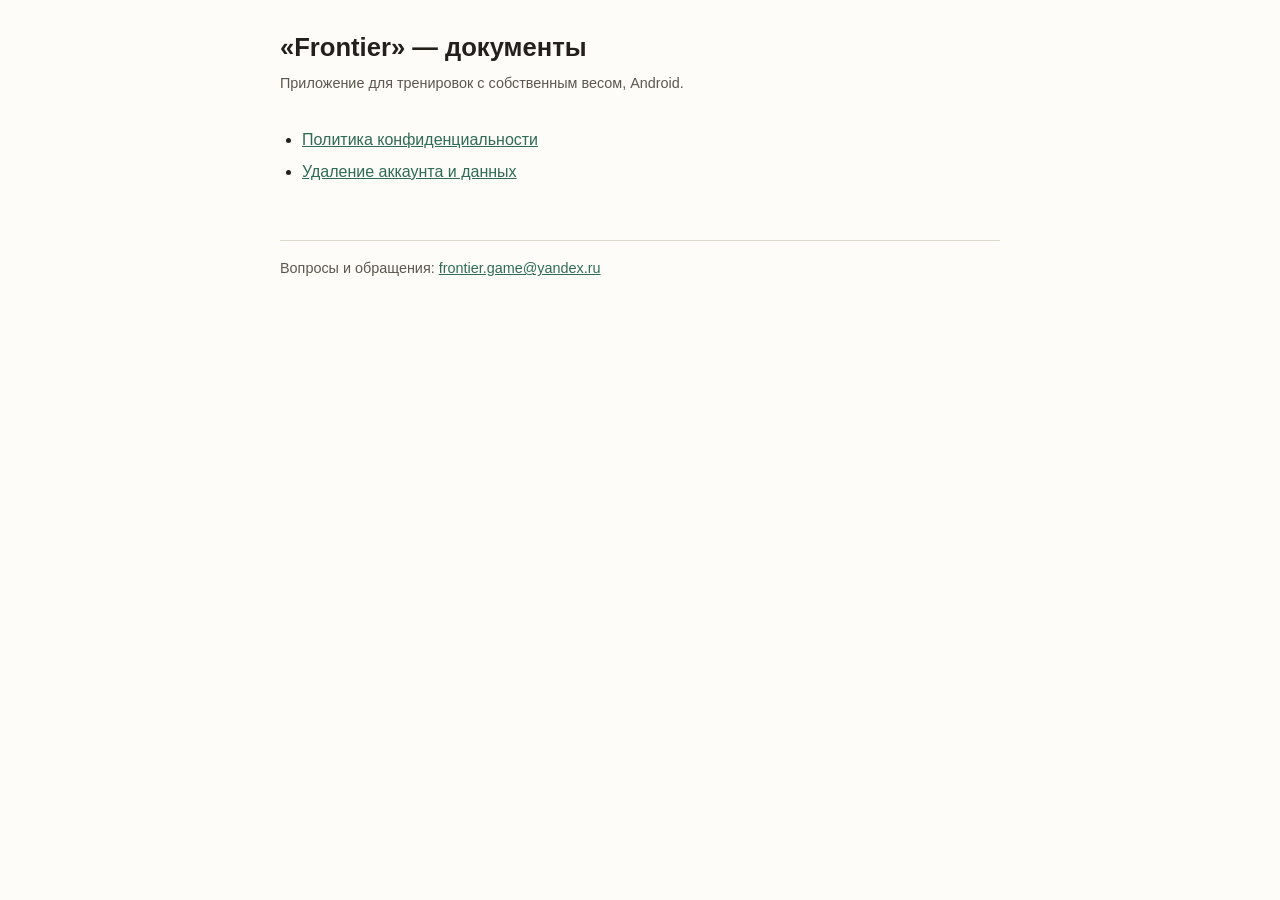
<file: index.html>
<!DOCTYPE html>
<html lang="ru">
<head>
<meta charset="utf-8">
<meta name="viewport" content="width=device-width, initial-scale=1">
<title>Frontier — документы</title>
<link rel="stylesheet" href="style.css">
</head>
<body>
<main>
<h1>«Frontier» — документы</h1>
<p class="meta">Приложение для тренировок с собственным весом, Android.</p>
<ul>
  <li><a href="privacy.html">Политика конфиденциальности</a></li>
  <li><a href="delete-account.html">Удаление аккаунта и данных</a></li>
</ul>
<footer>Вопросы и обращения: <a href="mailto:frontier.game@yandex.ru">frontier.game@yandex.ru</a></footer>
</main>
</body>
</html>
</file>
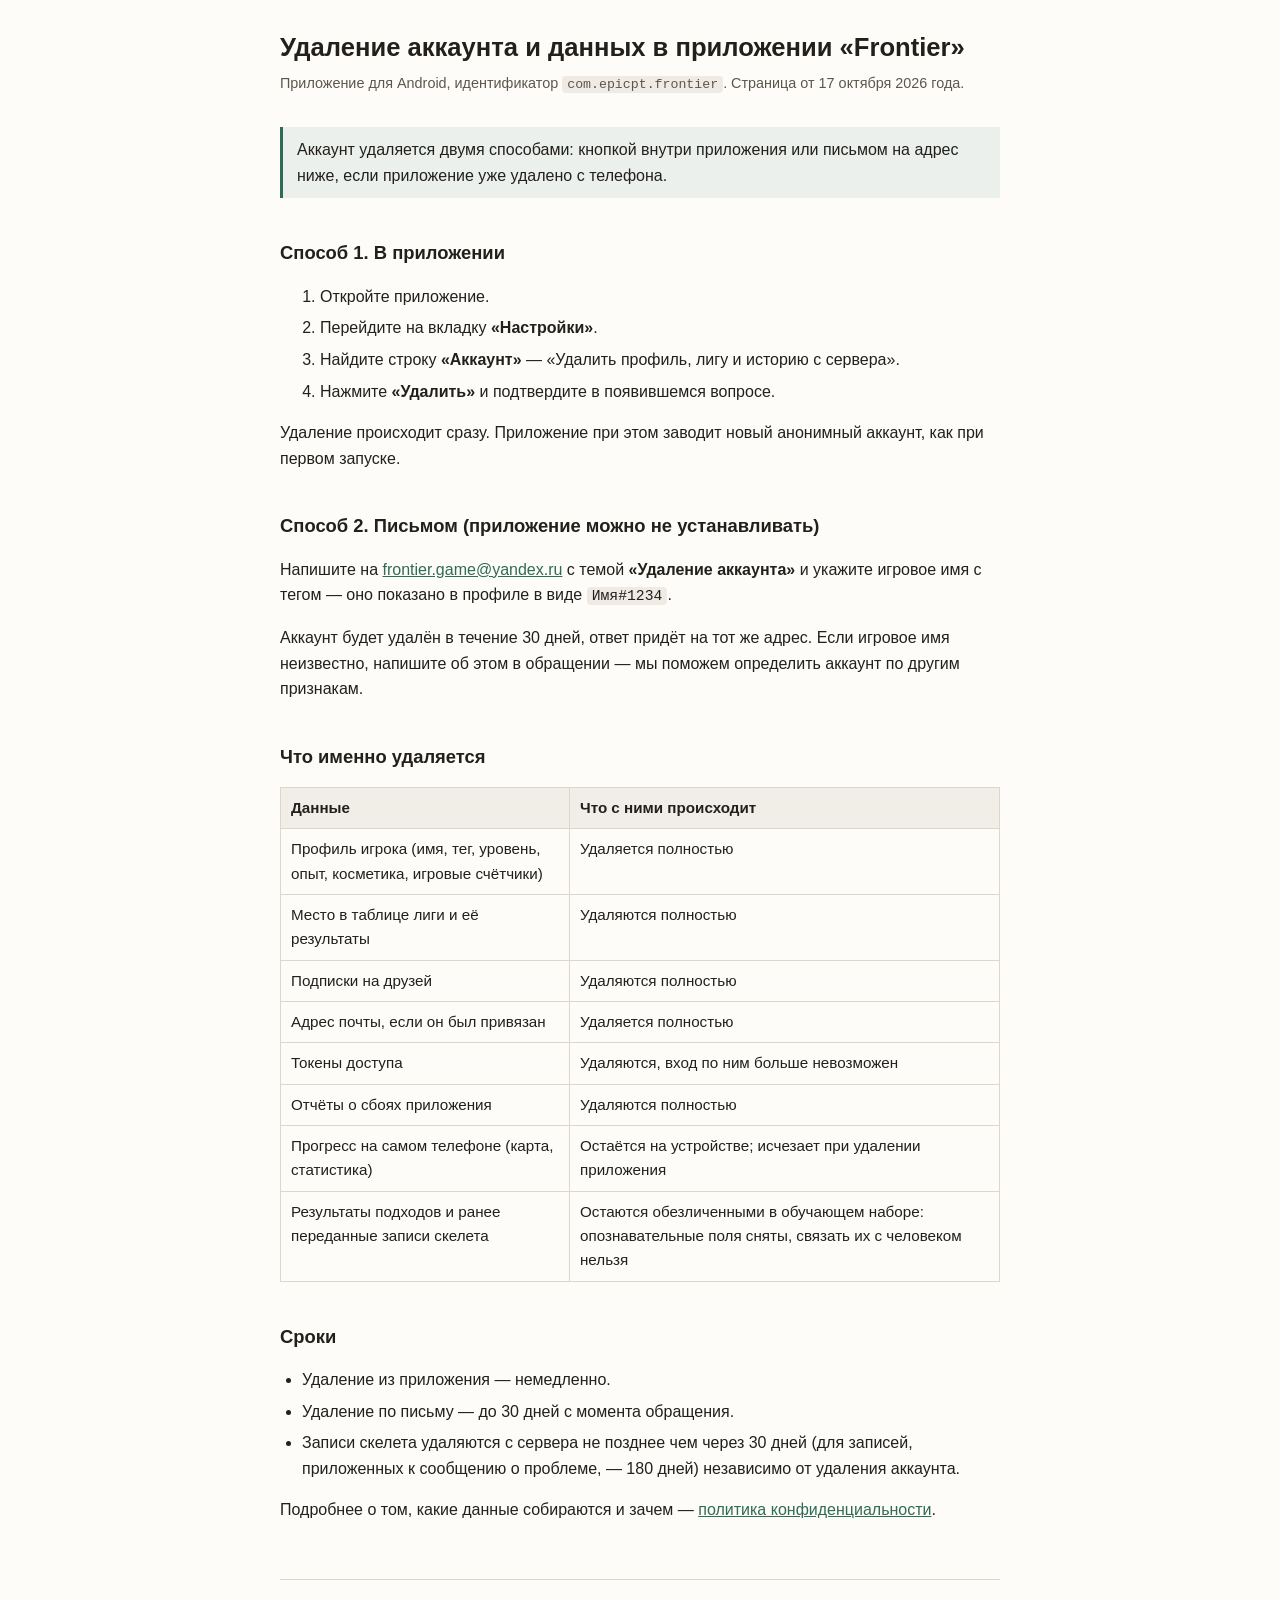
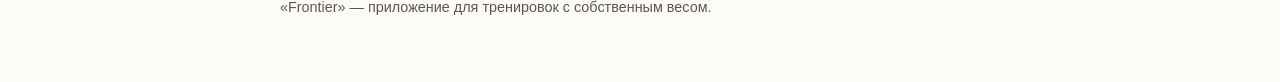
<file: delete-account.html>
<!DOCTYPE html>
<html lang="ru">
<head>
<meta charset="utf-8">
<meta name="viewport" content="width=device-width, initial-scale=1">
<title>Удаление аккаунта — Frontier</title>
<link rel="stylesheet" href="style.css">
</head>
<body>
<main>

<h1>Удаление аккаунта и данных в приложении «Frontier»</h1>
<p class="meta">Приложение для Android, идентификатор <code>com.epicpt.frontier</code>. Страница от 17 октября 2026 года.</p>

<div class="note">
Аккаунт удаляется двумя способами: кнопкой внутри приложения или письмом на
адрес ниже, если приложение уже удалено с телефона.
</div>

<h2>Способ 1. В приложении</h2>
<ol>
  <li>Откройте приложение.</li>
  <li>Перейдите на вкладку <strong>«Настройки»</strong>.</li>
  <li>Найдите строку <strong>«Аккаунт»</strong> — «Удалить профиль, лигу и историю с сервера».</li>
  <li>Нажмите <strong>«Удалить»</strong> и подтвердите в появившемся вопросе.</li>
</ol>
<p>
Удаление происходит сразу. Приложение при этом заводит новый анонимный аккаунт,
как при первом запуске.
</p>

<h2>Способ 2. Письмом (приложение можно не устанавливать)</h2>
<p>
Напишите на <a href="mailto:frontier.game@yandex.ru">frontier.game@yandex.ru</a> с темой
<strong>«Удаление аккаунта»</strong> и укажите игровое имя с тегом — оно
показано в профиле в виде <code>Имя#1234</code>.
</p>
<p>
Аккаунт будет удалён в течение 30 дней, ответ придёт на тот же адрес. Если
игровое имя неизвестно, напишите об этом в обращении — мы поможем определить
аккаунт по другим признакам.
</p>

<h2>Что именно удаляется</h2>
<table>
  <tr><th>Данные</th><th>Что с ними происходит</th></tr>
  <tr><td>Профиль игрока (имя, тег, уровень, опыт, косметика, игровые счётчики)</td><td>Удаляется полностью</td></tr>
  <tr><td>Место в таблице лиги и её результаты</td><td>Удаляются полностью</td></tr>
  <tr><td>Подписки на друзей</td><td>Удаляются полностью</td></tr>
  <tr><td>Адрес почты, если он был привязан</td><td>Удаляется полностью</td></tr>
  <tr><td>Токены доступа</td><td>Удаляются, вход по ним больше невозможен</td></tr>
  <tr><td>Отчёты о сбоях приложения</td><td>Удаляются полностью</td></tr>
  <tr><td>Прогресс на самом телефоне (карта, статистика)</td><td>Остаётся на устройстве; исчезает при удалении приложения</td></tr>
  <tr><td>Результаты подходов и ранее переданные записи скелета</td><td>Остаются обезличенными в обучающем наборе: опознавательные поля сняты, связать их с человеком нельзя</td></tr>
</table>

<h2>Сроки</h2>
<ul>
  <li>Удаление из приложения — немедленно.</li>
  <li>Удаление по письму — до 30 дней с момента обращения.</li>
  <li>Записи скелета удаляются с сервера не позднее чем через 30 дней (для записей, приложенных к сообщению о проблеме, — 180 дней) независимо от удаления аккаунта.</li>
</ul>

<p>
Подробнее о том, какие данные собираются и зачем —
<a href="privacy.html">политика конфиденциальности</a>.
</p>

<footer>
«Frontier» — приложение для тренировок с собственным весом.
</footer>

</main>
</body>
</html>
</file>
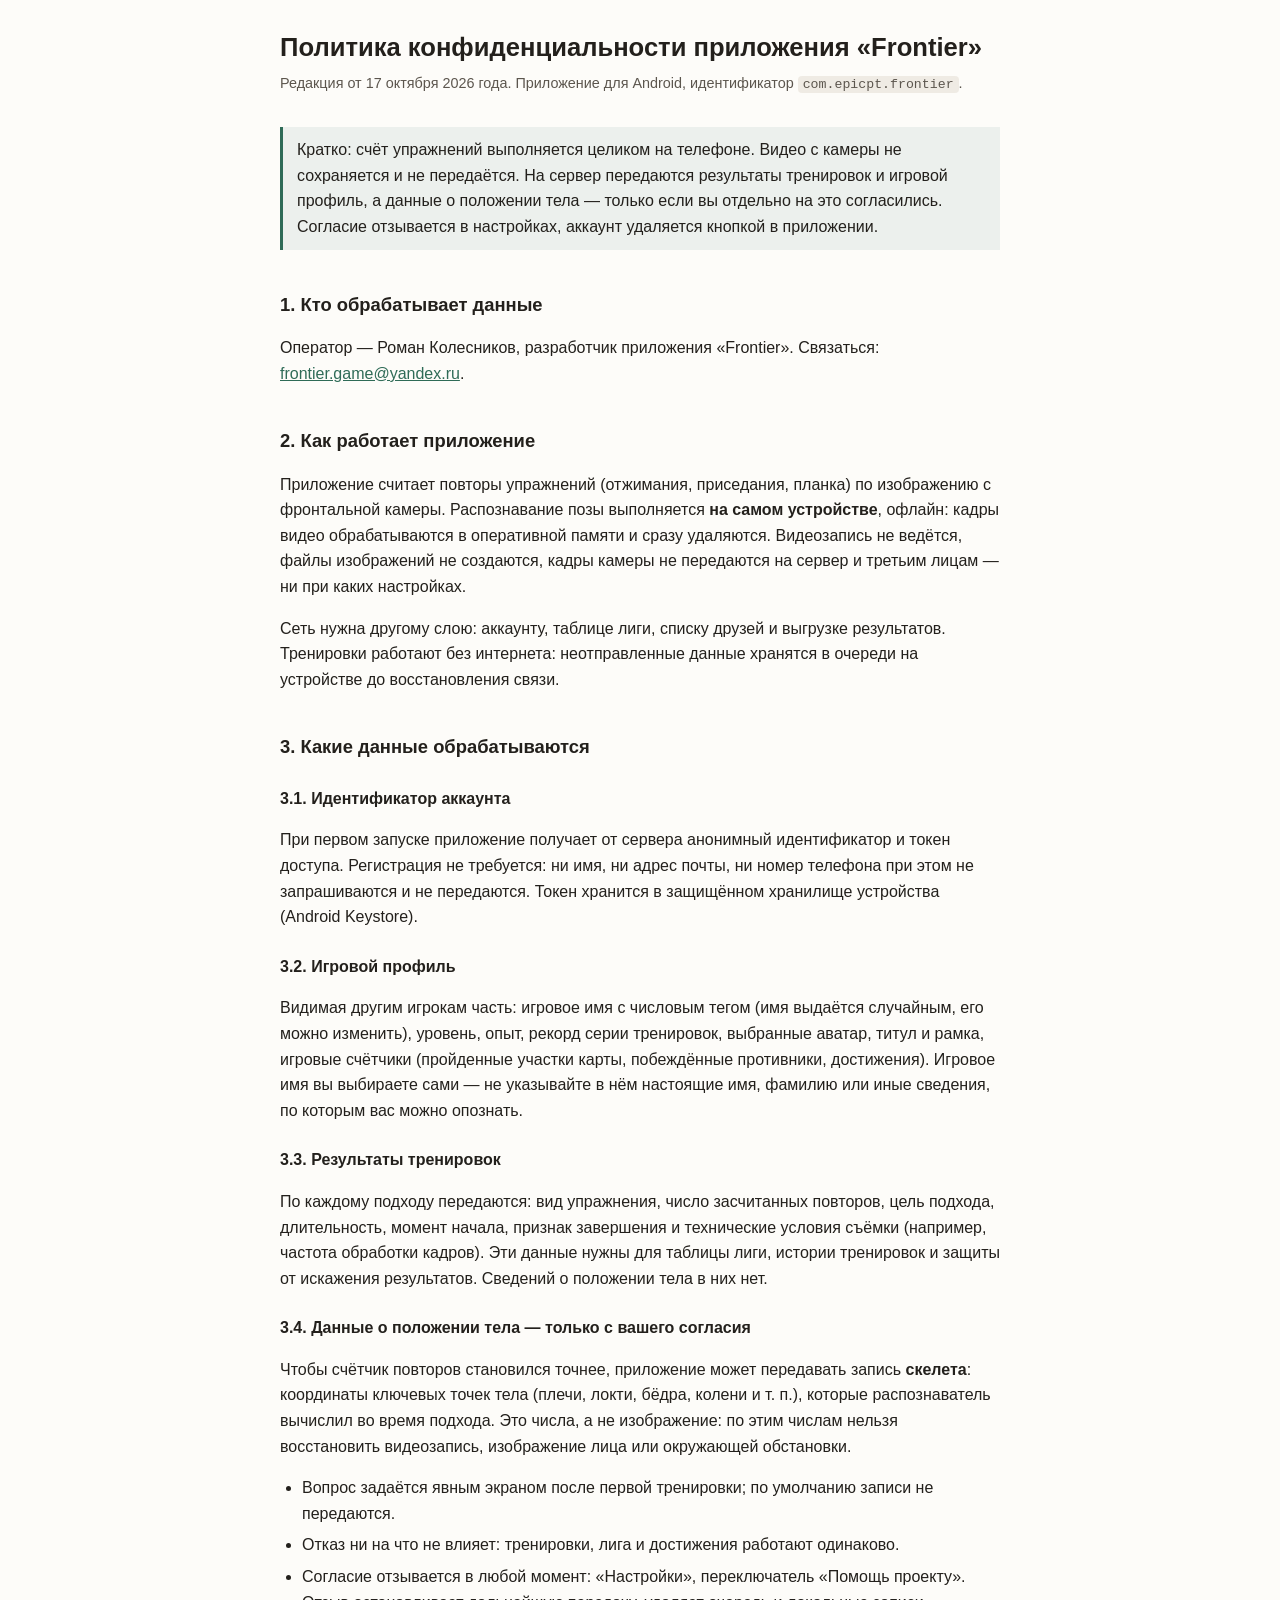
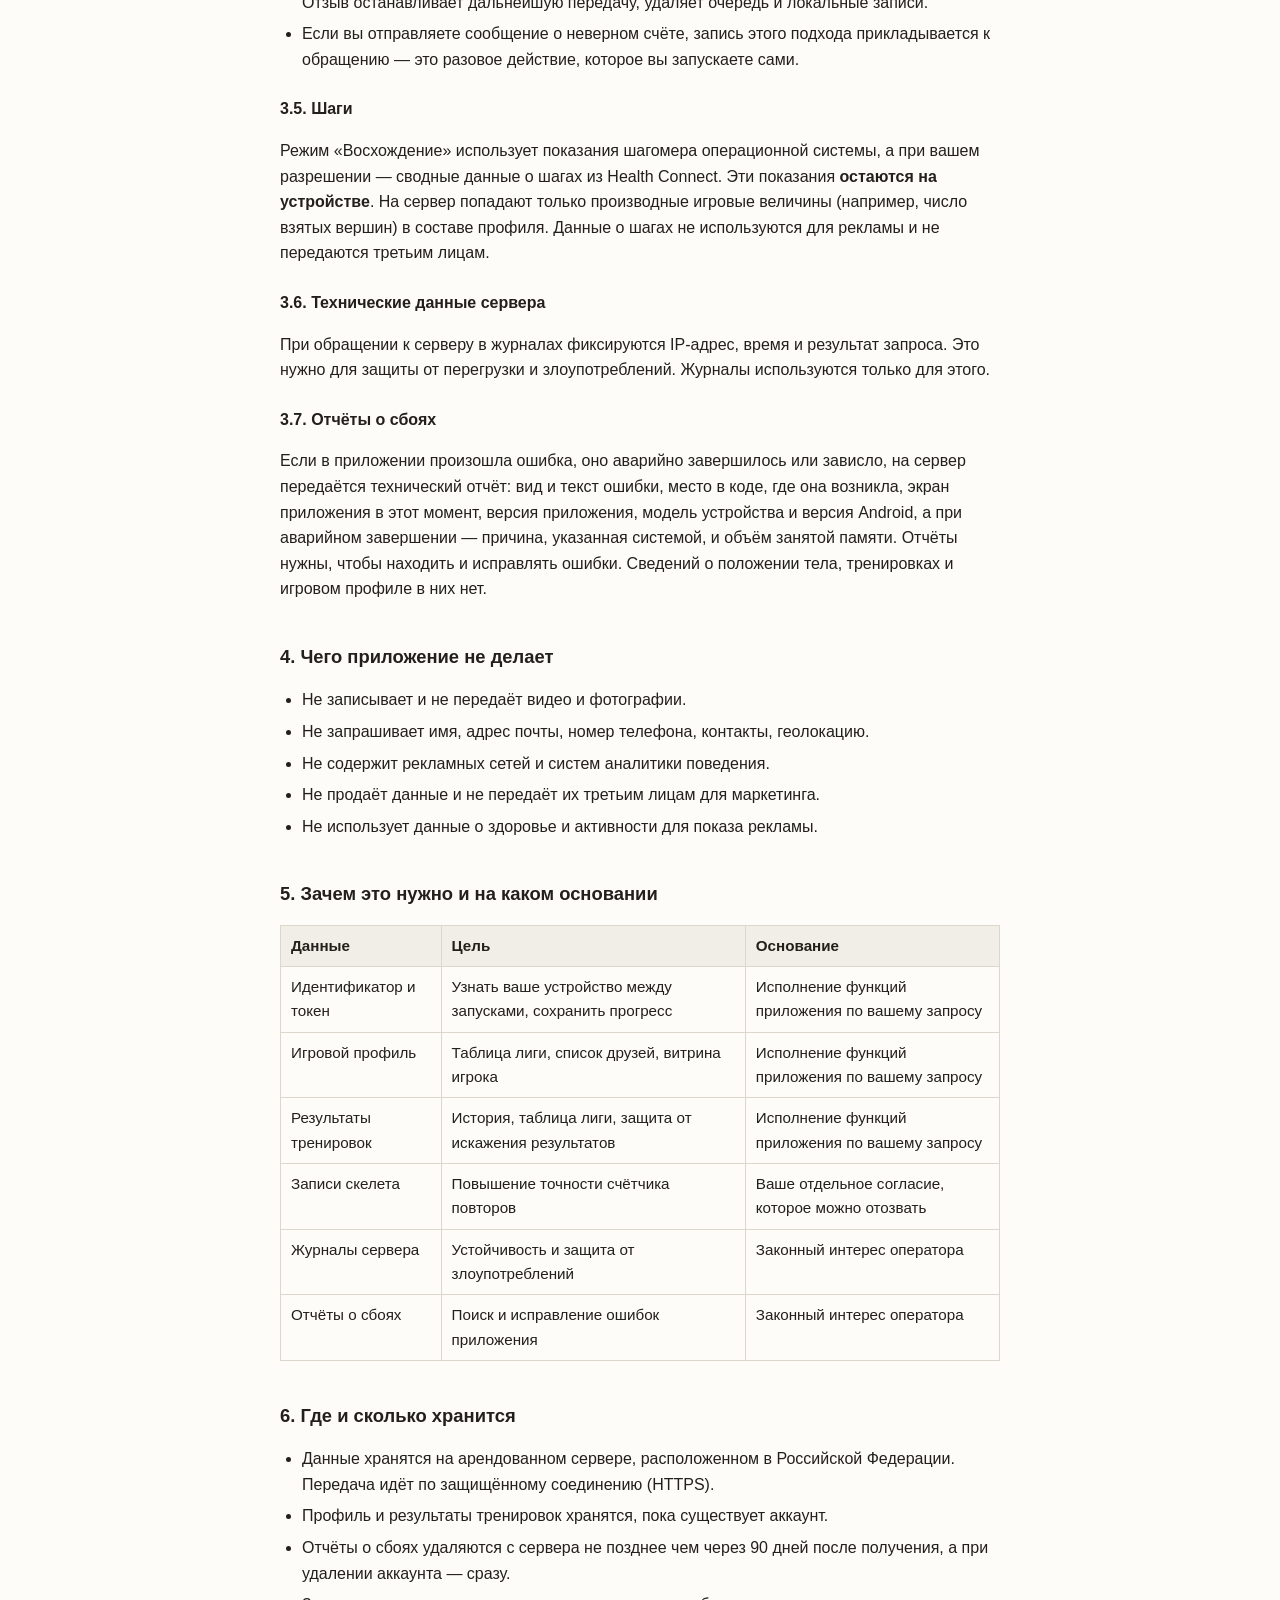
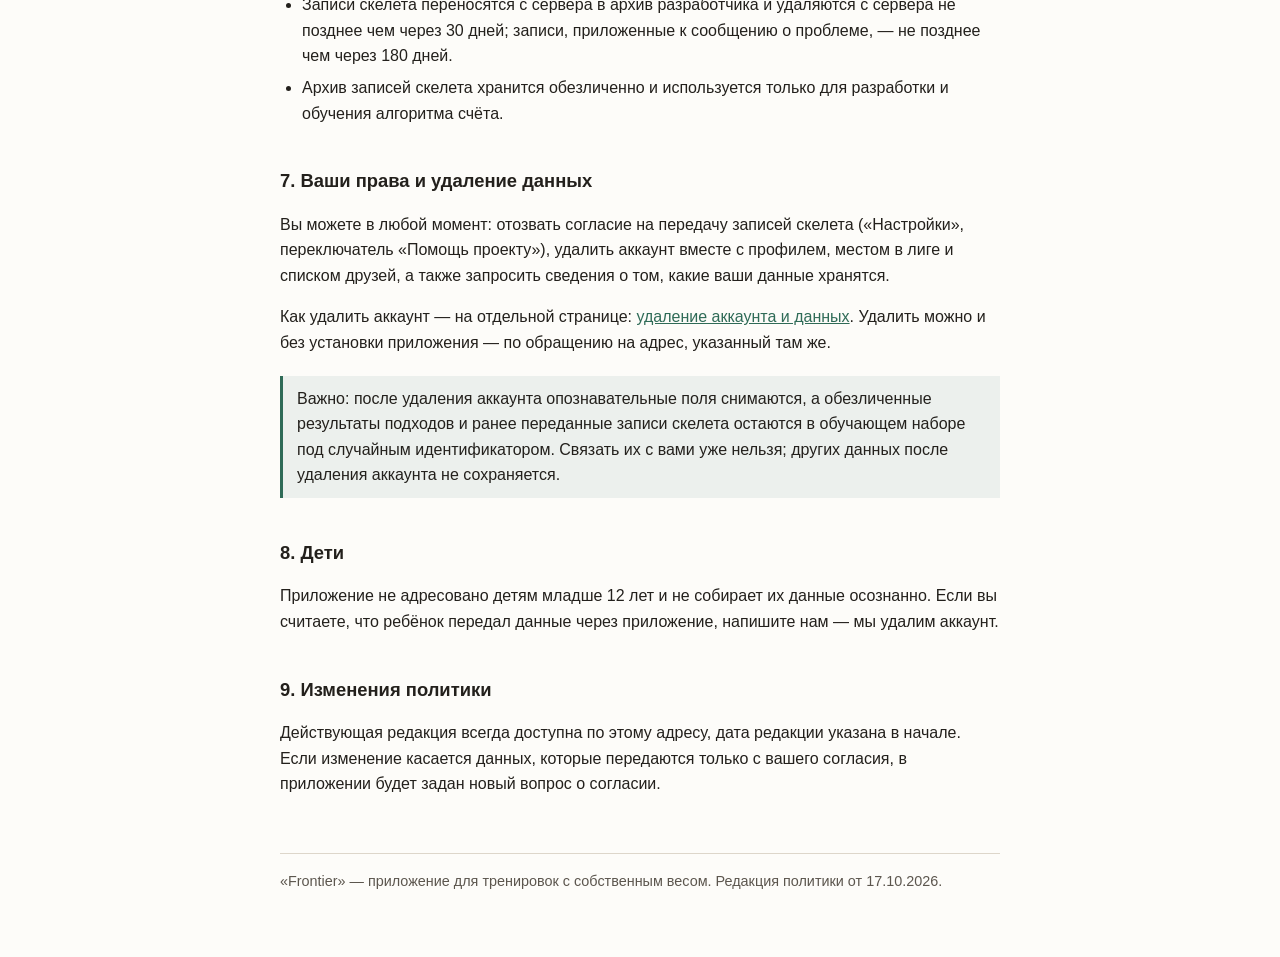
<file: privacy.html>
<!DOCTYPE html>
<html lang="ru">
<head>
<meta charset="utf-8">
<meta name="viewport" content="width=device-width, initial-scale=1">
<title>Политика конфиденциальности — Frontier</title>
<link rel="stylesheet" href="style.css">
</head>
<body>
<main>

<h1>Политика конфиденциальности приложения «Frontier»</h1>
<p class="meta">Редакция от 17 октября 2026 года. Приложение для Android, идентификатор <code>com.epicpt.frontier</code>.</p>

<div class="note">
Кратко: счёт упражнений выполняется целиком на телефоне. Видео с камеры не
сохраняется и не передаётся. На сервер передаются результаты тренировок и
игровой профиль, а данные о положении тела — только если вы отдельно на это
согласились.
Согласие отзывается в настройках, аккаунт удаляется кнопкой в приложении.
</div>

<h2>1. Кто обрабатывает данные</h2>
<p>
Оператор — Роман Колесников, разработчик приложения «Frontier».
Связаться: <a href="mailto:frontier.game@yandex.ru">frontier.game@yandex.ru</a>.
</p>

<h2>2. Как работает приложение</h2>
<p>
Приложение считает повторы упражнений (отжимания, приседания, планка) по
изображению с фронтальной камеры. Распознавание позы выполняется
<strong>на самом устройстве</strong>, офлайн: кадры видео обрабатываются в
оперативной памяти и сразу удаляются. Видеозапись не ведётся, файлы
изображений не создаются, кадры камеры не передаются на сервер и третьим лицам —
ни при каких настройках.
</p>
<p>
Сеть нужна другому слою: аккаунту, таблице лиги, списку друзей и выгрузке
результатов. Тренировки работают без интернета: неотправленные данные хранятся
в очереди на устройстве до восстановления связи.
</p>

<h2>3. Какие данные обрабатываются</h2>

<h3>3.1. Идентификатор аккаунта</h3>
<p>
При первом запуске приложение получает от сервера анонимный идентификатор и
токен доступа. Регистрация не требуется: ни имя, ни адрес почты, ни номер
телефона при этом не запрашиваются и не передаются. Токен хранится в защищённом
хранилище устройства (Android Keystore).
</p>

<h3>3.2. Игровой профиль</h3>
<p>
Видимая другим игрокам часть: игровое имя с числовым тегом (имя выдаётся
случайным, его можно изменить), уровень, опыт, рекорд серии тренировок,
выбранные аватар, титул и рамка, игровые счётчики (пройденные участки карты,
побеждённые противники, достижения). Игровое имя вы выбираете сами — не
указывайте в нём настоящие имя, фамилию или иные сведения, по которым вас можно
опознать.
</p>

<h3>3.3. Результаты тренировок</h3>
<p>
По каждому подходу передаются: вид упражнения, число засчитанных повторов, цель
подхода, длительность, момент начала, признак завершения и технические условия
съёмки (например, частота обработки кадров). Эти данные нужны для таблицы лиги,
истории тренировок и защиты от искажения результатов. Сведений о положении тела в них нет.
</p>

<h3>3.4. Данные о положении тела — только с вашего согласия</h3>
<p>
Чтобы счётчик повторов становился точнее, приложение может передавать запись
<strong>скелета</strong>: координаты ключевых точек тела (плечи, локти, бёдра,
колени и т. п.), которые распознаватель вычислил во время подхода. Это числа, а
не изображение: по этим числам нельзя восстановить видеозапись, изображение лица или окружающей обстановки.
</p>
<ul>
  <li>Вопрос задаётся явным экраном после первой тренировки; по умолчанию записи не передаются.</li>
  <li>Отказ ни на что не влияет: тренировки, лига и достижения работают одинаково.</li>
  <li>Согласие отзывается в любой момент: «Настройки», переключатель «Помощь проекту». Отзыв останавливает дальнейшую передачу, удаляет очередь и локальные записи.</li>
  <li>Если вы отправляете сообщение о неверном счёте, запись этого подхода прикладывается к обращению — это разовое действие, которое вы запускаете сами.</li>
</ul>

<h3>3.5. Шаги</h3>
<p>
Режим «Восхождение» использует показания шагомера операционной системы, а при
вашем разрешении — сводные данные о шагах из Health Connect. Эти показания
<strong>остаются на устройстве</strong>. На сервер попадают только производные
игровые величины (например, число взятых вершин) в составе профиля. Данные о
шагах не используются для рекламы и не передаются третьим лицам.
</p>

<h3>3.6. Технические данные сервера</h3>
<p>
При обращении к серверу в журналах фиксируются IP-адрес, время и результат
запроса. Это нужно для защиты от перегрузки и злоупотреблений. Журналы
используются только для этого.
</p>

<h3>3.7. Отчёты о сбоях</h3>
<p>
Если в приложении произошла ошибка, оно аварийно завершилось или зависло,
на сервер передаётся технический отчёт: вид и текст ошибки, место в коде, где
она возникла, экран приложения в этот момент, версия приложения, модель
устройства и версия Android, а при аварийном завершении — причина, указанная
системой, и объём занятой памяти. Отчёты нужны, чтобы находить и исправлять
ошибки. Сведений о положении тела, тренировках и игровом профиле в них нет.
</p>

<h2>4. Чего приложение не делает</h2>
<ul>
  <li>Не записывает и не передаёт видео и фотографии.</li>
  <li>Не запрашивает имя, адрес почты, номер телефона, контакты, геолокацию.</li>
  <li>Не содержит рекламных сетей и систем аналитики поведения.</li>
  <li>Не продаёт данные и не передаёт их третьим лицам для маркетинга.</li>
  <li>Не использует данные о здоровье и активности для показа рекламы.</li>
</ul>

<h2>5. Зачем это нужно и на каком основании</h2>
<table>
  <tr><th>Данные</th><th>Цель</th><th>Основание</th></tr>
  <tr><td>Идентификатор и токен</td><td>Узнать ваше устройство между запусками, сохранить прогресс</td><td>Исполнение функций приложения по вашему запросу</td></tr>
  <tr><td>Игровой профиль</td><td>Таблица лиги, список друзей, витрина игрока</td><td>Исполнение функций приложения по вашему запросу</td></tr>
  <tr><td>Результаты тренировок</td><td>История, таблица лиги, защита от искажения результатов</td><td>Исполнение функций приложения по вашему запросу</td></tr>
  <tr><td>Записи скелета</td><td>Повышение точности счётчика повторов</td><td>Ваше отдельное согласие, которое можно отозвать</td></tr>
  <tr><td>Журналы сервера</td><td>Устойчивость и защита от злоупотреблений</td><td>Законный интерес оператора</td></tr>
  <tr><td>Отчёты о сбоях</td><td>Поиск и исправление ошибок приложения</td><td>Законный интерес оператора</td></tr>
</table>

<h2>6. Где и сколько хранится</h2>
<ul>
  <li>Данные хранятся на арендованном сервере, расположенном в Российской Федерации. Передача идёт по защищённому соединению (HTTPS).</li>
  <li>Профиль и результаты тренировок хранятся, пока существует аккаунт.</li>
  <li>Отчёты о сбоях удаляются с сервера не позднее чем через 90 дней после получения, а при удалении аккаунта — сразу.</li>
  <li>Записи скелета переносятся с сервера в архив разработчика и удаляются с сервера не позднее чем через 30 дней; записи, приложенные к сообщению о проблеме, — не позднее чем через 180 дней.</li>
  <li>Архив записей скелета хранится обезличенно и используется только для разработки и обучения алгоритма счёта.</li>
</ul>

<h2>7. Ваши права и удаление данных</h2>
<p>
Вы можете в любой момент: отозвать согласие на передачу записей скелета
(«Настройки», переключатель «Помощь проекту»), удалить аккаунт вместе с профилем, местом в лиге и
списком друзей, а также запросить сведения о том, какие ваши данные хранятся.
</p>
<p>
Как удалить аккаунт — на отдельной странице:
<a href="delete-account.html">удаление аккаунта и данных</a>. Удалить можно и без
установки приложения — по обращению на адрес, указанный там же.
</p>
<div class="note">
Важно: после удаления аккаунта опознавательные поля снимаются, а
обезличенные результаты подходов и ранее переданные записи скелета остаются в
обучающем наборе под случайным идентификатором. Связать их с вами уже нельзя;
других данных после удаления аккаунта не сохраняется.
</div>

<h2>8. Дети</h2>
<p>
Приложение не адресовано детям младше 12 лет и не собирает их данные осознанно.
Если вы считаете, что ребёнок передал данные через приложение, напишите нам — мы
удалим аккаунт.
</p>

<h2>9. Изменения политики</h2>
<p>
Действующая редакция всегда доступна по этому адресу, дата редакции указана в
начале. Если изменение касается данных, которые передаются только с вашего
согласия, в приложении будет задан новый вопрос о согласии.
</p>

<footer>
«Frontier» — приложение для тренировок с собственным весом. Редакция политики от 17.10.2026.
</footer>

</main>
</body>
</html>
</file>
<file: style.css>
/* Общий стиль двух юридических страниц. Отдельный файл, чтобы правка вида не
   требовала трогать текст политики (его версию и дату отслеживают отдельно). */
:root {
  color-scheme: light dark;
  --bg: #fdfcf9;
  --fg: #23201c;
  --muted: #5c564e;
  --line: #ddd6ca;
  --accent: #2f6b57;
}
@media (prefers-color-scheme: dark) {
  :root {
    --bg: #17161a;
    --fg: #e8e4dc;
    --muted: #a39c92;
    --line: #363239;
    --accent: #8fd3b6;
  }
}
* { box-sizing: border-box; }
body {
  margin: 0;
  padding: 32px 20px 64px;
  background: var(--bg);
  color: var(--fg);
  font: 16px/1.6 -apple-system, BlinkMacSystemFont, "Segoe UI", Roboto, sans-serif;
}
main { max-width: 720px; margin: 0 auto; }
h1 { font-size: 1.6rem; line-height: 1.25; margin: 0 0 8px; }
h2 { font-size: 1.15rem; margin: 40px 0 12px; }
h3 { font-size: 1rem; margin: 24px 0 8px; }
.meta { color: var(--muted); font-size: 0.9rem; margin: 0 0 32px; }
a { color: var(--accent); }
ul { padding-left: 22px; }
li { margin: 6px 0; }
table { border-collapse: collapse; width: 100%; margin: 16px 0; font-size: 0.95rem; }
th, td { border: 1px solid var(--line); padding: 8px 10px; text-align: left; vertical-align: top; }
th { background: color-mix(in srgb, var(--line) 40%, transparent); }
.note {
  border-left: 3px solid var(--accent);
  padding: 10px 14px;
  margin: 20px 0;
  background: color-mix(in srgb, var(--accent) 8%, transparent);
}
footer { margin-top: 56px; padding-top: 16px; border-top: 1px solid var(--line); color: var(--muted); font-size: 0.9rem; }
code { font-size: 0.92em; background: color-mix(in srgb, var(--line) 45%, transparent); padding: 1px 5px; border-radius: 4px; }
</file>
